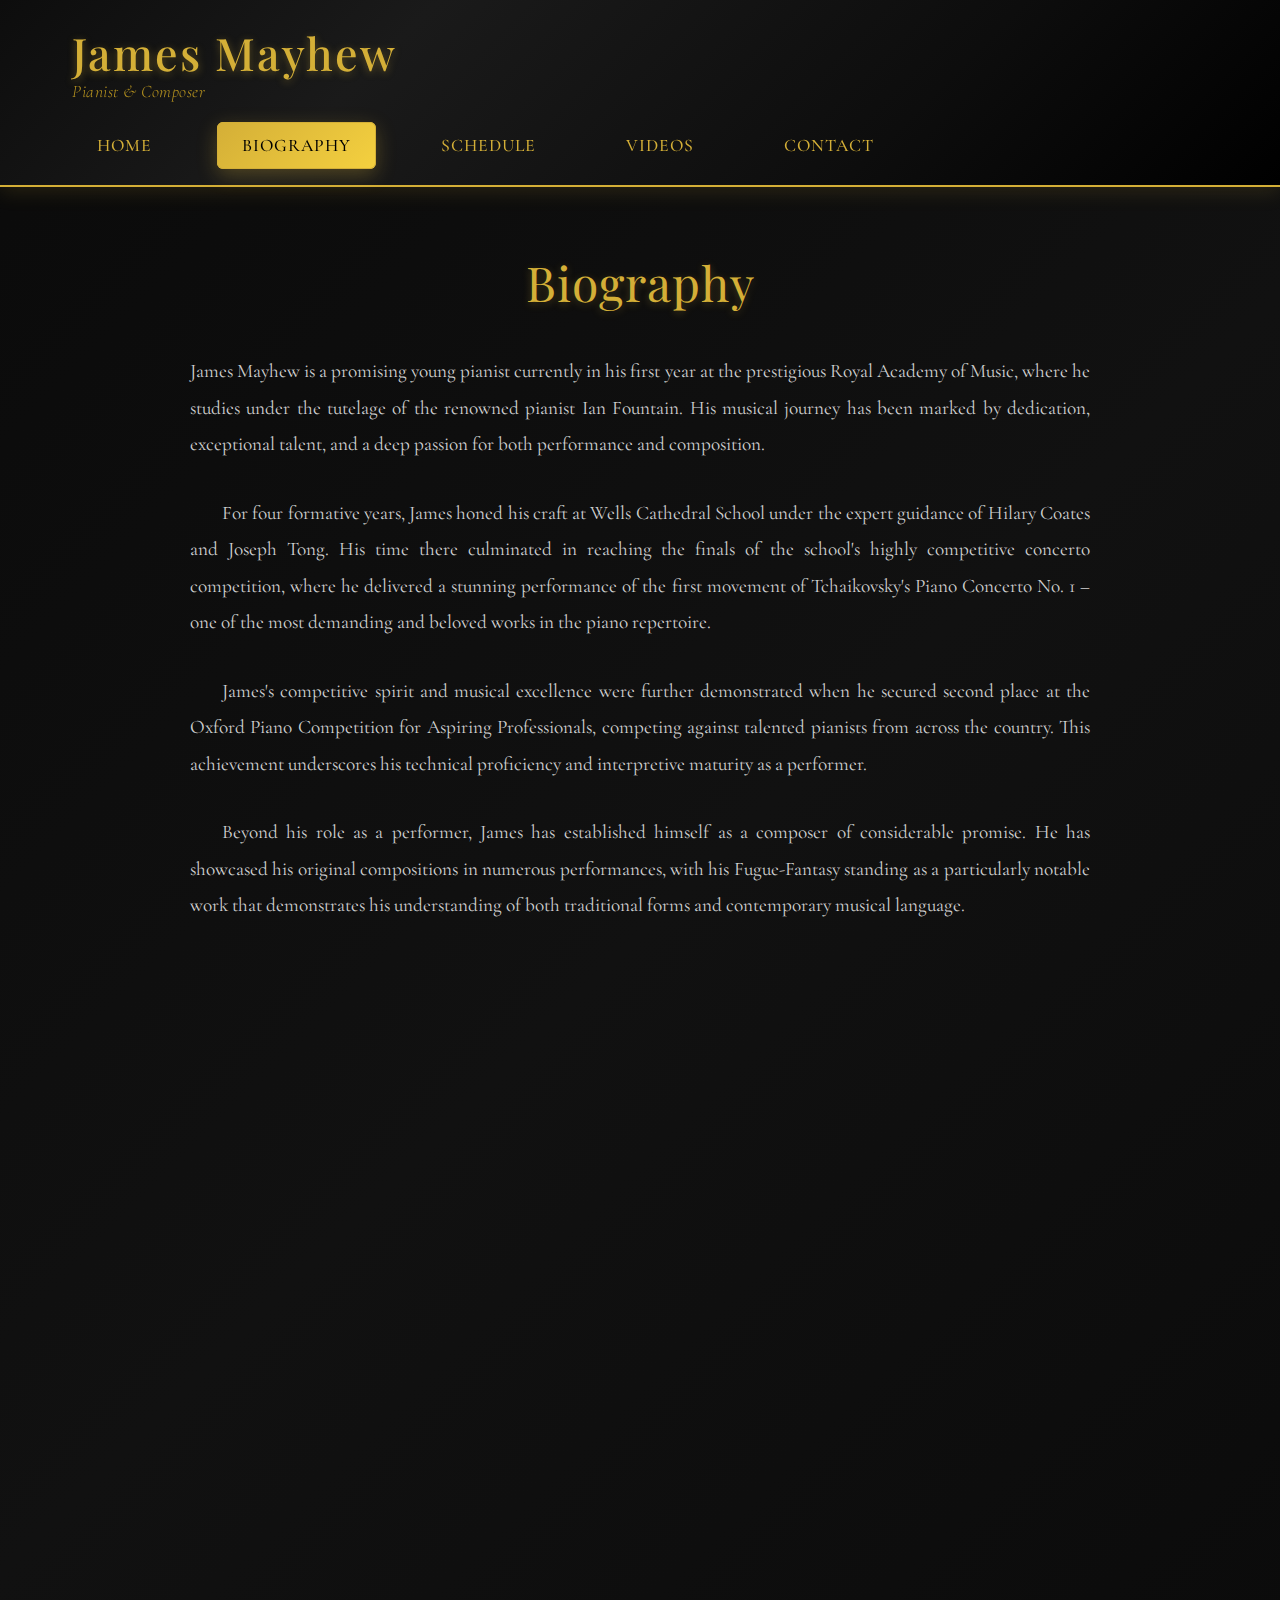
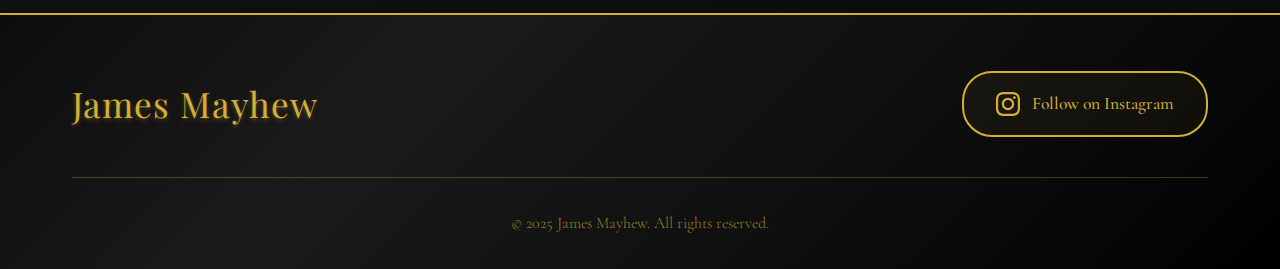
<file: biography.html>
<!-- ===== BIOGRAPHY.HTML ===== -->
<!DOCTYPE html>
<html lang="en">
  <head>
    <meta charset="UTF-8" />
    <meta name="viewport" content="width=device-width, initial-scale=1.0" />
    <title>Biography - James Mayhew</title>
    <link rel="stylesheet" href="styles.css" />
    <link
      href="https://fonts.googleapis.com/css2?family=Playfair+Display:wght@300;400;500;600&family=Cormorant+Garamond:wght@300;400;500&display=swap"
      rel="stylesheet"
    />
  </head>
  <body>
    <!-- Header -->
    <header class="header">
      <div class="container">
        <div class="header-content">
          <div class="logo">
            <h1>James Mayhew</h1>
            <p class="tagline">Pianist & Composer</p>
          </div>
          <nav class="nav">
            <ul>
              <li><a href="index.html" class="nav-link">Home</a></li>
              <li>
                <a href="biography.html" class="nav-link active">Biography</a>
              </li>
              <li><a href="schedule.html" class="nav-link">Schedule</a></li>
              <li><a href="videos.html" class="nav-link">Videos</a></li>
              <li><a href="contact.html" class="nav-link">Contact</a></li>
            </ul>
          </nav>
        </div>
      </div>
    </header>

    <!-- Main Content -->
    <main class="main-content">
      <div class="container">
        <section class="section">
          <h2 class="section-title">Biography</h2>
          <div class="bio-content">
            <div class="bio-text">
              <p>
                James Mayhew is a promising young pianist currently in his first
                year at the prestigious Royal Academy of Music, where he studies
                under the tutelage of the renowned pianist Ian Fountain. His
                musical journey has been marked by dedication, exceptional
                talent, and a deep passion for both performance and composition.
              </p>

              <p>
                For four formative years, James honed his craft at Wells
                Cathedral School under the expert guidance of Hilary Coates and
                Joseph Tong. His time there culminated in reaching the finals of
                the school's highly competitive concerto competition, where he
                delivered a stunning performance of the first movement of
                Tchaikovsky's Piano Concerto No. 1 – one of the most demanding
                and beloved works in the piano repertoire.
              </p>

              <p>
                James's competitive spirit and musical excellence were further
                demonstrated when he secured second place at the Oxford Piano
                Competition for Aspiring Professionals, competing against
                talented pianists from across the country. This achievement
                underscores his technical proficiency and interpretive maturity
                as a performer.
              </p>

              <p>
                Beyond his role as a performer, James has established himself as
                a composer of considerable promise. He has showcased his
                original compositions in numerous performances, with his
                Fugue-Fantasy standing as a particularly notable work that
                demonstrates his understanding of both traditional forms and
                contemporary musical language.
              </p>

              <p>
                What sets James apart is his adventurous approach to repertoire.
                He actively seeks out and explores lesser-known works,
                particularly those by composers such as Charles-Valentin Alkan
                and Samuil Feinberg – composers renowned for creating music of
                extraordinary technical and interpretive difficulty. This
                dedication to expanding the boundaries of standard repertoire
                speaks to his commitment to musical exploration and his fearless
                approach to challenging material.
              </p>

              <p>
                Collaboration lies at the heart of James's musical philosophy.
                He actively seeks opportunities to work with other musicians,
                understanding that the exchange of ideas and the sharing of
                musical experiences enriches both his own artistry and that of
                his collaborators. This collaborative spirit has led to numerous
                chamber music performances and continues to be a driving force
                in his musical development.
              </p>

              <p>
                As James continues his studies at the Royal Academy of Music,
                audiences can look forward to witnessing the continued evolution
                of an artist who combines technical excellence with genuine
                musical curiosity, promising performances that are both
                technically accomplished and deeply moving.
              </p>
            </div>
          </div>
        </section>
      </div>
    </main>

    <!-- Footer -->
    <footer class="footer">
      <div class="container">
        <div class="footer-content">
          <div class="footer-logo">
            <h3>James Mayhew</h3>
          </div>
          <div class="social">
            <a
              href="https://www.instagram.com/your-instagram-handle"
              target="_blank"
              rel="noopener noreferrer"
              class="instagram-btn"
            >
              <svg
                width="24"
                height="24"
                viewBox="0 0 24 24"
                fill="currentColor"
              >
                <path
                  d="M12 2.163c3.204 0 3.584.012 4.85.07 3.252.148 4.771 1.691 4.919 4.919.058 1.265.069 1.645.069 4.849 0 3.205-.012 3.584-.069 4.849-.149 3.225-1.664 4.771-4.919 4.919-1.266.058-1.644.07-4.85.07-3.204 0-3.584-.012-4.849-.07-3.26-.149-4.771-1.699-4.919-4.92-.058-1.265-.07-1.644-.07-4.849 0-3.204.013-3.583.07-4.849.149-3.227 1.664-4.771 4.919-4.919 1.266-.057 1.645-.069 4.849-.069zm0-2.163c-3.259 0-3.667.014-4.947.072-4.358.2-6.78 2.618-6.98 6.98-.059 1.281-.073 1.689-.073 4.948 0 3.259.014 3.668.072 4.948.2 4.358 2.618 6.78 6.98 6.98 1.281.058 1.689.072 4.948.072 3.259 0 3.668-.014 4.948-.072 4.354-.2 6.782-2.618 6.979-6.98.059-1.28.073-1.689.073-4.948 0-3.259-.014-3.667-.072-4.947-.196-4.354-2.617-6.78-6.979-6.98-1.281-.059-1.69-.073-4.949-.073zm0 5.838c-3.403 0-6.162 2.759-6.162 6.162s2.759 6.163 6.162 6.163 6.162-2.759 6.162-6.163c0-3.403-2.759-6.162-6.162-6.162zm0 10.162c-2.209 0-4-1.79-4-4 0-2.209 1.791-4 4-4s4 1.791 4 4c0 2.21-1.791 4-4 4zm6.406-11.845c-.796 0-1.441.645-1.441 1.44s.645 1.44 1.441 1.44c.795 0 1.439-.645 1.439-1.44s-.644-1.44-1.439-1.44z"
                />
              </svg>
              <span>Follow on Instagram</span>
            </a>
          </div>
        </div>
        <div class="footer-bottom">
          <p>&copy; 2025 James Mayhew. All rights reserved.</p>
        </div>
      </div>
    </footer>

    <script src="script.js"></script>
  </body>
</html>
</file>
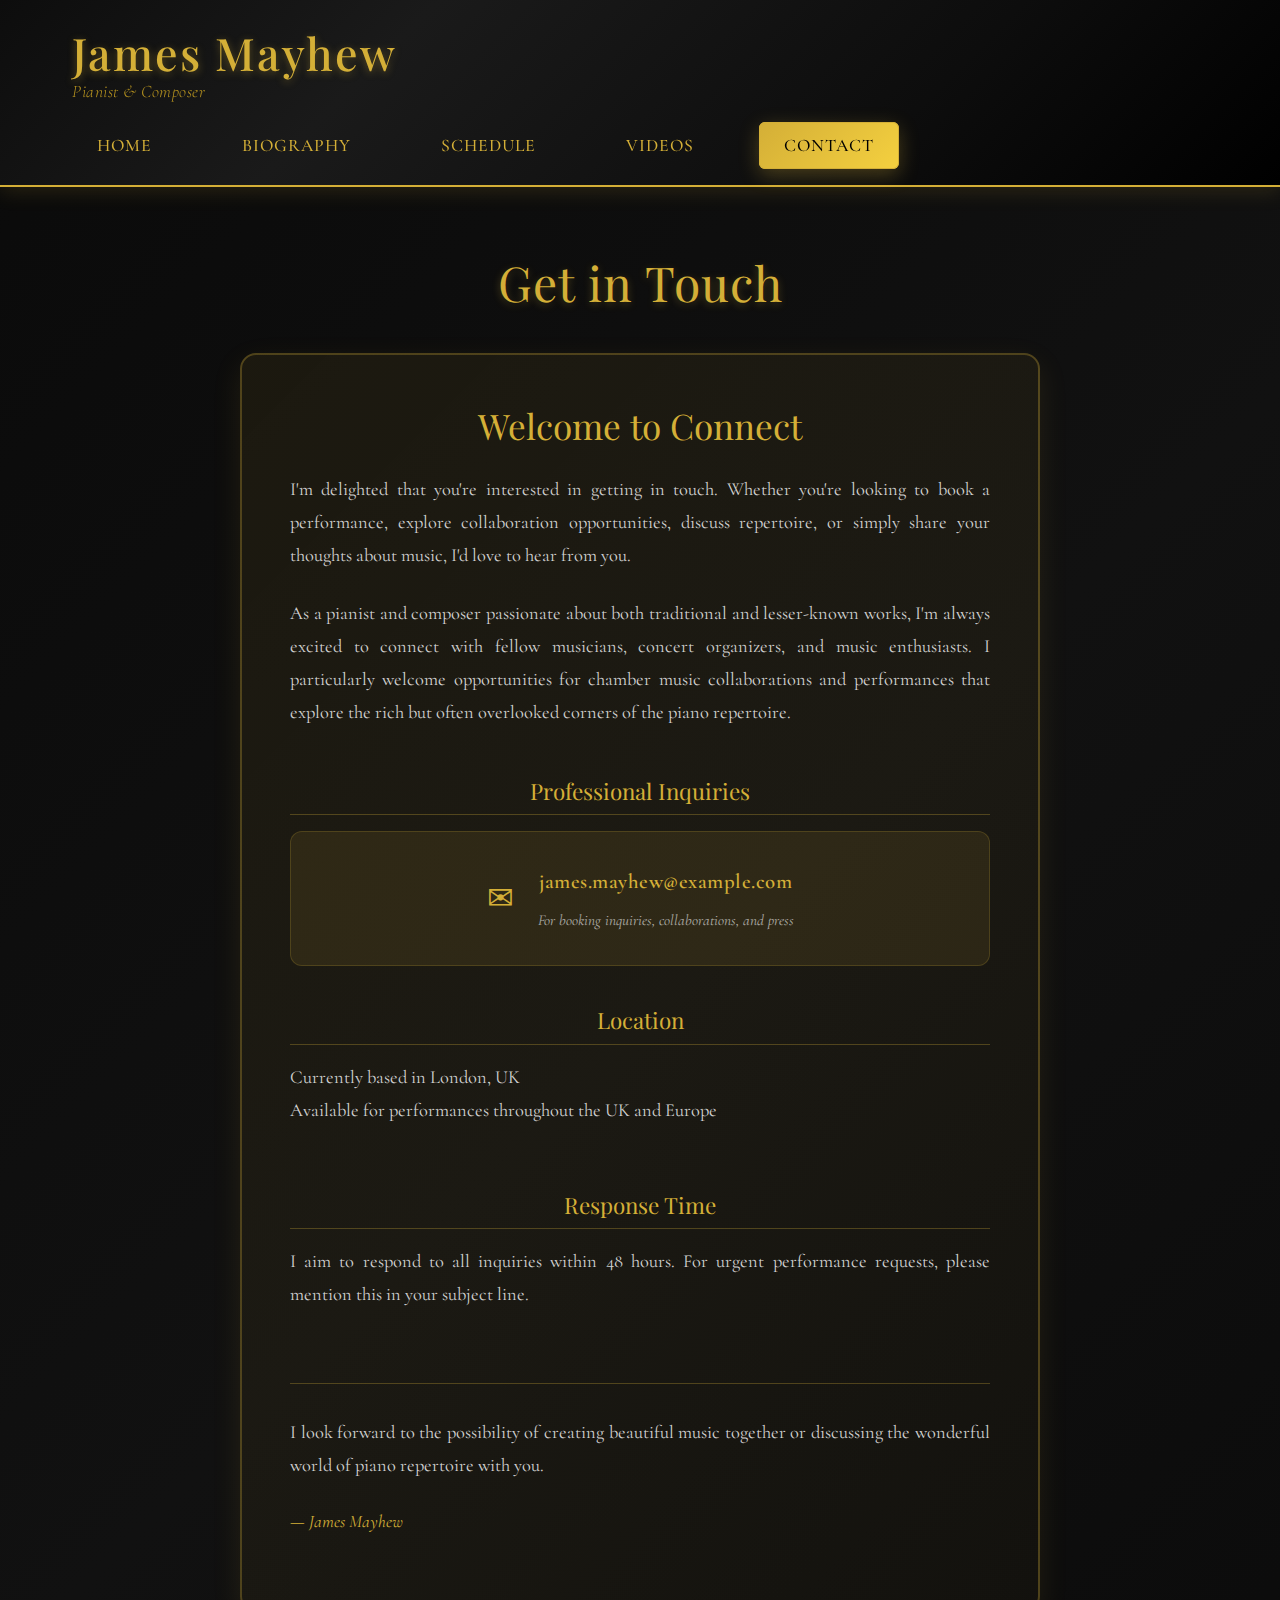
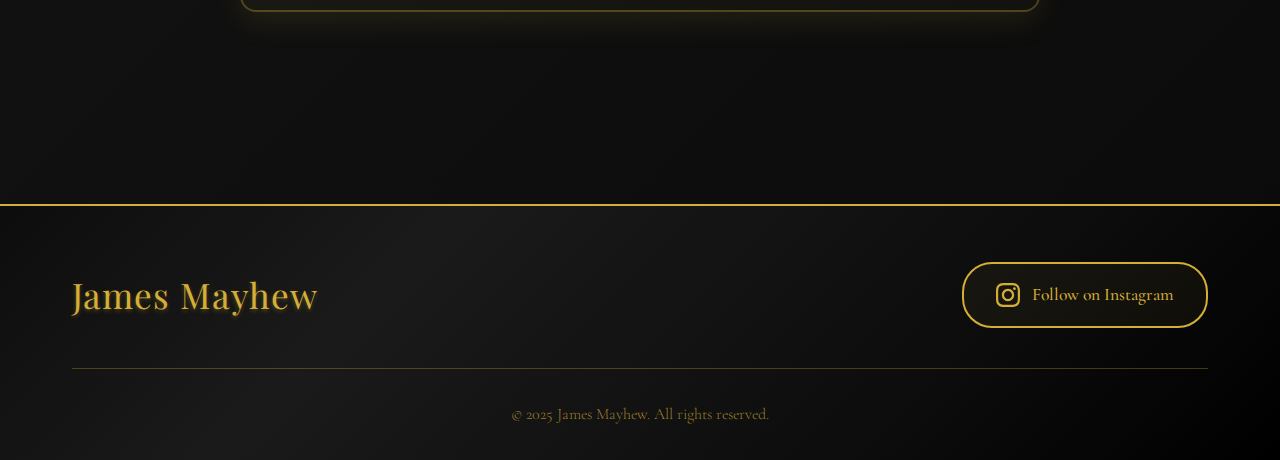
<file: contact.html>
<!-- ===== CONTACT.HTML ===== -->
<!DOCTYPE html>
<html lang="en">
  <head>
    <meta charset="UTF-8" />
    <meta name="viewport" content="width=device-width, initial-scale=1.0" />
    <title>Contact - James Mayhew</title>
    <link rel="stylesheet" href="styles.css" />
    <link
      href="https://fonts.googleapis.com/css2?family=Playfair+Display:wght@300;400;500;600&family=Cormorant+Garamond:wght@300;400;500&display=swap"
      rel="stylesheet"
    />
  </head>
  <body>
    <!-- Header -->
    <header class="header">
      <div class="container">
        <div class="header-content">
          <div class="logo">
            <h1>James Mayhew</h1>
            <p class="tagline">Pianist & Composer</p>
          </div>
          <nav class="nav">
            <ul>
              <li><a href="index.html" class="nav-link">Home</a></li>
              <li><a href="biography.html" class="nav-link">Biography</a></li>
              <li><a href="schedule.html" class="nav-link">Schedule</a></li>
              <li><a href="videos.html" class="nav-link">Videos</a></li>
              <li>
                <a href="contact.html" class="nav-link active">Contact</a>
              </li>
            </ul>
          </nav>
        </div>
      </div>
    </header>

    <!-- Main Content -->
    <main class="main-content">
      <div class="container">
        <section class="section">
          <h2 class="section-title">Get in Touch</h2>

          <div class="contact-welcome">
            <div class="welcome-card">
              <h3>Welcome to Connect</h3>
              <p>
                I'm delighted that you're interested in getting in touch.
                Whether you're looking to book a performance, explore
                collaboration opportunities, discuss repertoire, or simply share
                your thoughts about music, I'd love to hear from you.
              </p>

              <p>
                As a pianist and composer passionate about both traditional and
                lesser-known works, I'm always excited to connect with fellow
                musicians, concert organizers, and music enthusiasts. I
                particularly welcome opportunities for chamber music
                collaborations and performances that explore the rich but often
                overlooked corners of the piano repertoire.
              </p>

              <div class="contact-info">
                <div class="email-section">
                  <h4>Professional Inquiries</h4>
                  <div class="email-display">
                    <div class="email-icon">✉</div>
                    <div class="email-details">
                      <span class="email-address"
                        >james.mayhew@example.com</span
                      >
                      <span class="email-note"
                        >For booking inquiries, collaborations, and press</span
                      >
                    </div>
                  </div>
                </div>

                <div class="location-info">
                  <h4>Location</h4>
                  <p>
                    Currently based in London, UK<br />
                    Available for performances throughout the UK and Europe
                  </p>
                </div>

                <div class="response-info">
                  <h4>Response Time</h4>
                  <p>
                    I aim to respond to all inquiries within 48 hours. For
                    urgent performance requests, please mention this in your
                    subject line.
                  </p>
                </div>
              </div>

              <div class="contact-note">
                <p>
                  I look forward to the possibility of creating beautiful music
                  together or discussing the wonderful world of piano repertoire
                  with you.
                </p>
                <p><em>— James Mayhew</em></p>
              </div>
            </div>
          </div>
        </section>
      </div>
    </main>

    <!-- Footer -->
    <footer class="footer">
      <div class="container">
        <div class="footer-content">
          <div class="footer-logo">
            <h3>James Mayhew</h3>
          </div>
          <div class="social">
            <a
              href="https://www.instagram.com/mayhew_music"
              target="_blank"
              rel="noopener noreferrer"
              class="instagram-btn"
            >
              <svg
                width="24"
                height="24"
                viewBox="0 0 24 24"
                fill="currentColor"
              >
                <path
                  d="M12 2.163c3.204 0 3.584.012 4.85.07 3.252.148 4.771 1.691 4.919 4.919.058 1.265.069 1.645.069 4.849 0 3.205-.012 3.584-.069 4.849-.149 3.225-1.664 4.771-4.919 4.919-1.266.058-1.644.07-4.85.07-3.204 0-3.584-.012-4.849-.07-3.26-.149-4.771-1.699-4.919-4.92-.058-1.265-.07-1.644-.07-4.849 0-3.204.013-3.583.07-4.849.149-3.227 1.664-4.771 4.919-4.919 1.266-.057 1.645-.069 4.849-.069zm0-2.163c-3.259 0-3.667.014-4.947.072-4.358.2-6.78 2.618-6.98 6.98-.059 1.281-.073 1.689-.073 4.948 0 3.259.014 3.668.072 4.948.2 4.358 2.618 6.78 6.98 6.98 1.281.058 1.689.072 4.948.072 3.259 0 3.668-.014 4.948-.072 4.354-.2 6.782-2.618 6.979-6.98.059-1.28.073-1.689.073-4.948 0-3.259-.014-3.667-.072-4.947-.196-4.354-2.617-6.78-6.979-6.98-1.281-.059-1.69-.073-4.949-.073zm0 5.838c-3.403 0-6.162 2.759-6.162 6.162s2.759 6.163 6.162 6.163 6.162-2.759 6.162-6.163c0-3.403-2.759-6.162-6.162-6.162zm0 10.162c-2.209 0-4-1.79-4-4 0-2.209 1.791-4 4-4s4 1.791 4 4c0 2.21-1.791 4-4 4zm6.406-11.845c-.796 0-1.441.645-1.441 1.44s.645 1.44 1.441 1.44c.795 0 1.439-.645 1.439-1.40s-.644-1.44-1.439-1.44z"
                />
              </svg>
              <span>Follow on Instagram</span>
            </a>
          </div>
        </div>
        <div class="footer-bottom">
          <p>&copy; 2025 James Mayhew. All rights reserved.</p>
        </div>
      </div>
    </footer>

    <script src="script.js"></script>
  </body>
</html>
</file>
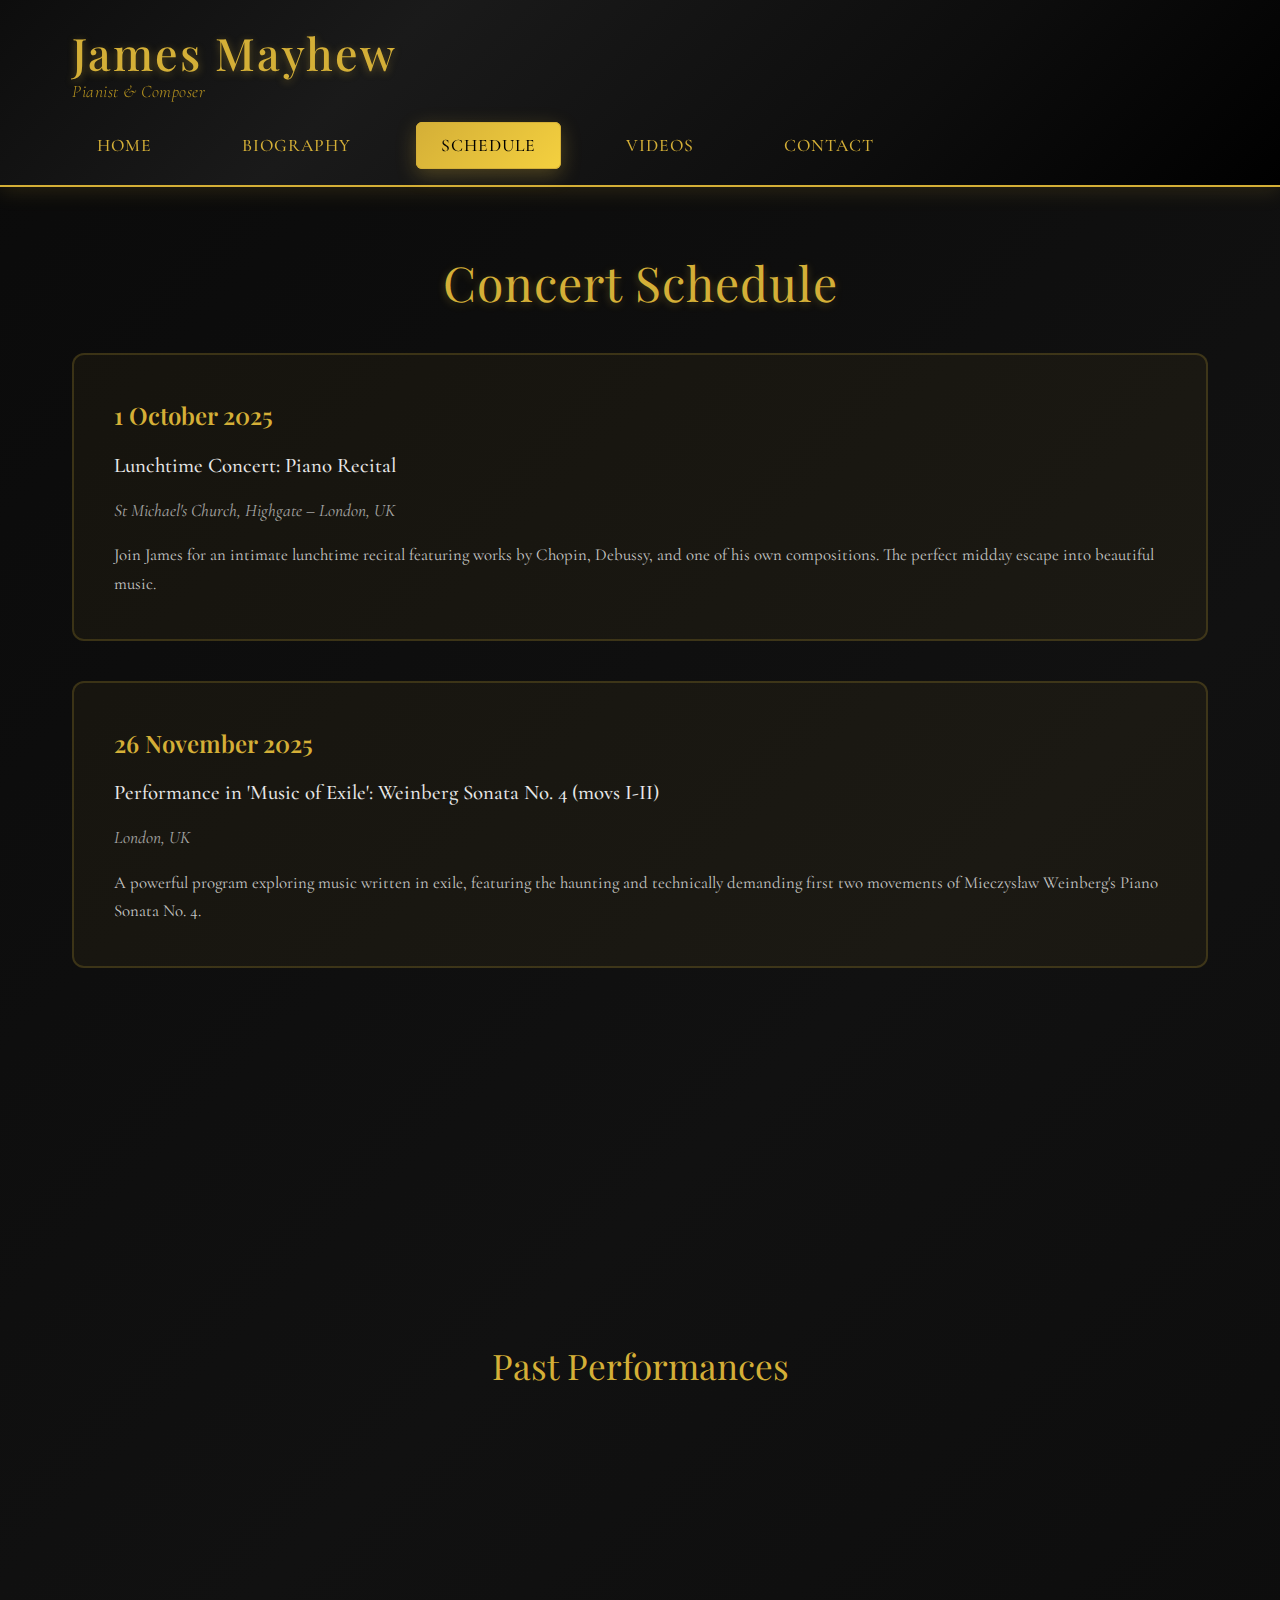
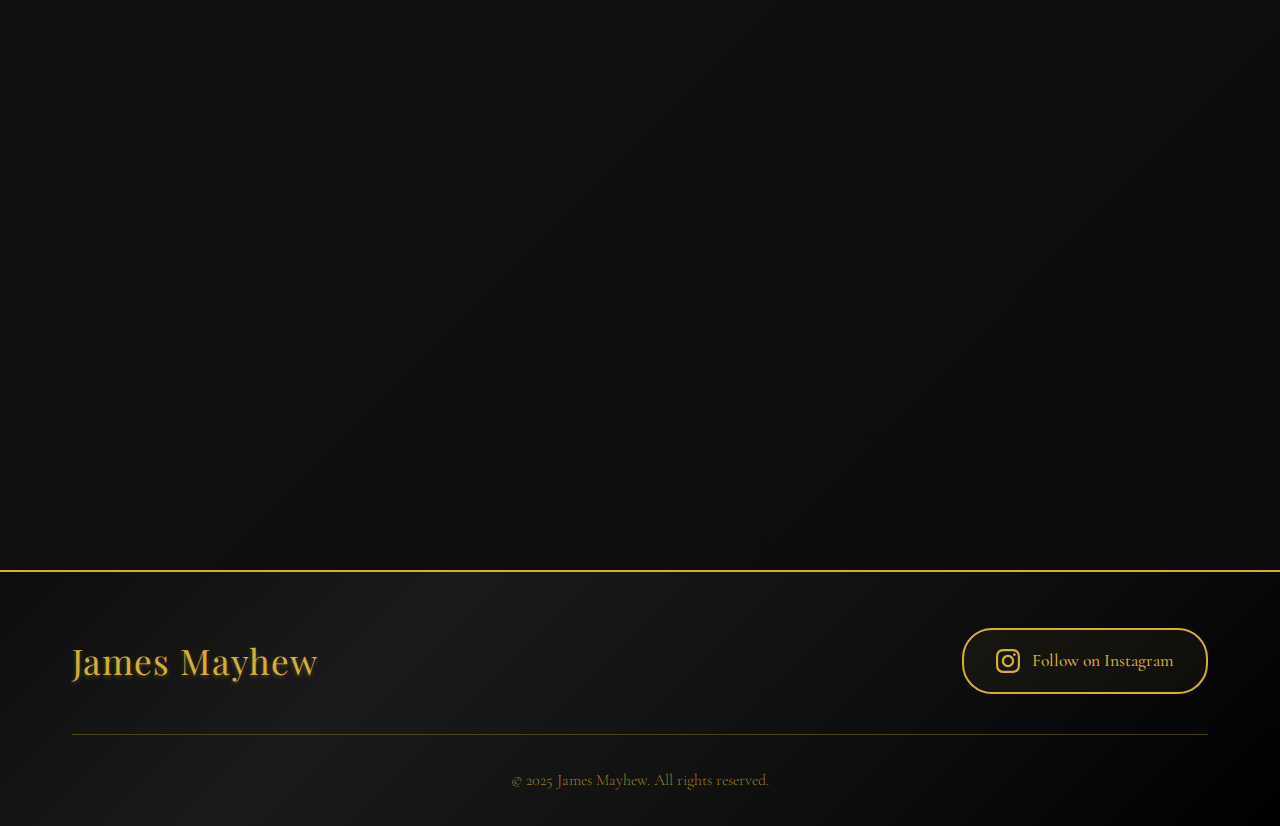
<file: schedule.html>
<!-- ===== SCHEDULE.HTML ===== -->
<!DOCTYPE html>
<html lang="en">
  <head>
    <meta charset="UTF-8" />
    <meta name="viewport" content="width=device-width, initial-scale=1.0" />
    <title>Schedule - James Mayhew</title>
    <link rel="stylesheet" href="styles.css" />
    <link
      href="https://fonts.googleapis.com/css2?family=Playfair+Display:wght@300;400;500;600&family=Cormorant+Garamond:wght@300;400;500&display=swap"
      rel="stylesheet"
    />
  </head>
  <body>
    <!-- Header -->
    <header class="header">
      <div class="container">
        <div class="header-content">
          <div class="logo">
            <h1>James Mayhew</h1>
            <p class="tagline">Pianist & Composer</p>
          </div>
          <nav class="nav">
            <ul>
              <li><a href="index.html" class="nav-link">Home</a></li>
              <li><a href="biography.html" class="nav-link">Biography</a></li>
              <li>
                <a href="schedule.html" class="nav-link active">Schedule</a>
              </li>
              <li><a href="videos.html" class="nav-link">Videos</a></li>
              <li><a href="contact.html" class="nav-link">Contact</a></li>
            </ul>
          </nav>
        </div>
      </div>
    </header>

    <!-- Main Content -->
    <main class="main-content">
      <div class="container">
        <section class="section">
          <h2 class="section-title">Concert Schedule</h2>
          <div class="concerts-grid">
            <div class="concert-item">
              <div class="concert-date">1 October 2025</div>
              <div class="concert-title">Lunchtime Concert: Piano Recital</div>
              <div class="concert-location">
                St Michael's Church, Highgate – London, UK
              </div>
              <p class="concert-description">
                Join James for an intimate lunchtime recital featuring works by
                Chopin, Debussy, and one of his own compositions. The perfect
                midday escape into beautiful music.
              </p>
            </div>
            <div class="concert-item">
              <div class="concert-date">26 November 2025</div>
              <div class="concert-title">
                Performance in 'Music of Exile': Weinberg Sonata No. 4 (movs
                I-II)
              </div>
              <div class="concert-location">London, UK</div>
              <p class="concert-description">
                A powerful program exploring music written in exile, featuring
                the haunting and technically demanding first two movements of
                Mieczysław Weinberg's Piano Sonata No. 4.
              </p>
            </div>
            <div class="concert-item">
              <div class="concert-date">8 January 2026</div>
              <div class="concert-title">
                Lunchtime Concert: Oboe and Piano Music with Harold Lee
              </div>
              <div class="concert-location">
                Holy Sepulchre Church, Holborn – London, UK
              </div>
              <p class="concert-description">
                A collaborative performance with oboist Harold Lee, showcasing
                the beautiful interplay between oboe and piano in works by
                Mozart, Schumann, and contemporary composers.
              </p>
            </div>
          </div>

          <h3 class="subsection-title">Past Performances</h3>
          <div class="concerts-grid">
            <div class="concert-item past-concert">
              <div class="concert-date">March 2025</div>
              <div class="concert-title">
                Wells Cathedral School Concerto Competition Final
              </div>
              <div class="concert-location">Wells, UK</div>
              <p class="concert-description">
                Finalist performance of Tchaikovsky Piano Concerto No. 1, first
                movement, with the school orchestra.
              </p>
            </div>
            <div class="concert-item past-concert">
              <div class="concert-date">February 2025</div>
              <div class="concert-title">
                Oxford Piano Competition for Aspiring Professionals
              </div>
              <div class="concert-location">Oxford, UK</div>
              <p class="concert-description">
                Second place winner, performing a challenging program including
                works by Alkan and original compositions.
              </p>
            </div>
          </div>
        </section>
      </div>
    </main>

    <!-- Footer -->
    <footer class="footer">
      <div class="container">
        <div class="footer-content">
          <div class="footer-logo">
            <h3>James Mayhew</h3>
          </div>
          <div class="social">
            <a
              href="https://www.instagram.com/mayhew_music"
              target="_blank"
              rel="noopener noreferrer"
              class="instagram-btn"
            >
              <svg
                width="24"
                height="24"
                viewBox="0 0 24 24"
                fill="currentColor"
              >
                <path
                  d="M12 2.163c3.204 0 3.584.012 4.85.07 3.252.148 4.771 1.691 4.919 4.919.058 1.265.069 1.645.069 4.849 0 3.205-.012 3.584-.069 4.849-.149 3.225-1.664 4.771-4.919 4.919-1.266.058-1.644.07-4.85.07-3.204 0-3.584-.012-4.849-.07-3.26-.149-4.771-1.699-4.919-4.92-.058-1.265-.07-1.644-.07-4.849 0-3.204.013-3.583.07-4.849.149-3.227 1.664-4.771 4.919-4.919 1.266-.057 1.645-.069 4.849-.069zm0-2.163c-3.259 0-3.667.014-4.947.072-4.358.2-6.78 2.618-6.98 6.98-.059 1.281-.073 1.689-.073 4.948 0 3.259.014 3.668.072 4.948.2 4.358 2.618 6.78 6.98 6.98 1.281.058 1.689.072 4.948.072 3.259 0 3.668-.014 4.948-.072 4.354-.2 6.782-2.618 6.979-6.98.059-1.28.073-1.689.073-4.948 0-3.259-.014-3.667-.072-4.947-.196-4.354-2.617-6.78-6.979-6.98-1.281-.059-1.69-.073-4.949-.073zm0 5.838c-3.403 0-6.162 2.759-6.162 6.162s2.759 6.163 6.162 6.163 6.162-2.759 6.162-6.163c0-3.403-2.759-6.162-6.162-6.162zm0 10.162c-2.209 0-4-1.79-4-4 0-2.209 1.791-4 4-4s4 1.791 4 4c0 2.21-1.791 4-4 4zm6.406-11.845c-.796 0-1.441.645-1.441 1.44s.645 1.44 1.441 1.44c.795 0 1.439-.645 1.439-1.44s-.644-1.44-1.439-1.44z"
                />
              </svg>
              <span>Follow on Instagram</span>
            </a>
          </div>
        </div>
        <div class="footer-bottom">
          <p>&copy; 2025 James Mayhew. All rights reserved.</p>
        </div>
      </div>
    </footer>

    <script src="script.js"></script>
  </body>
</html>
</file>
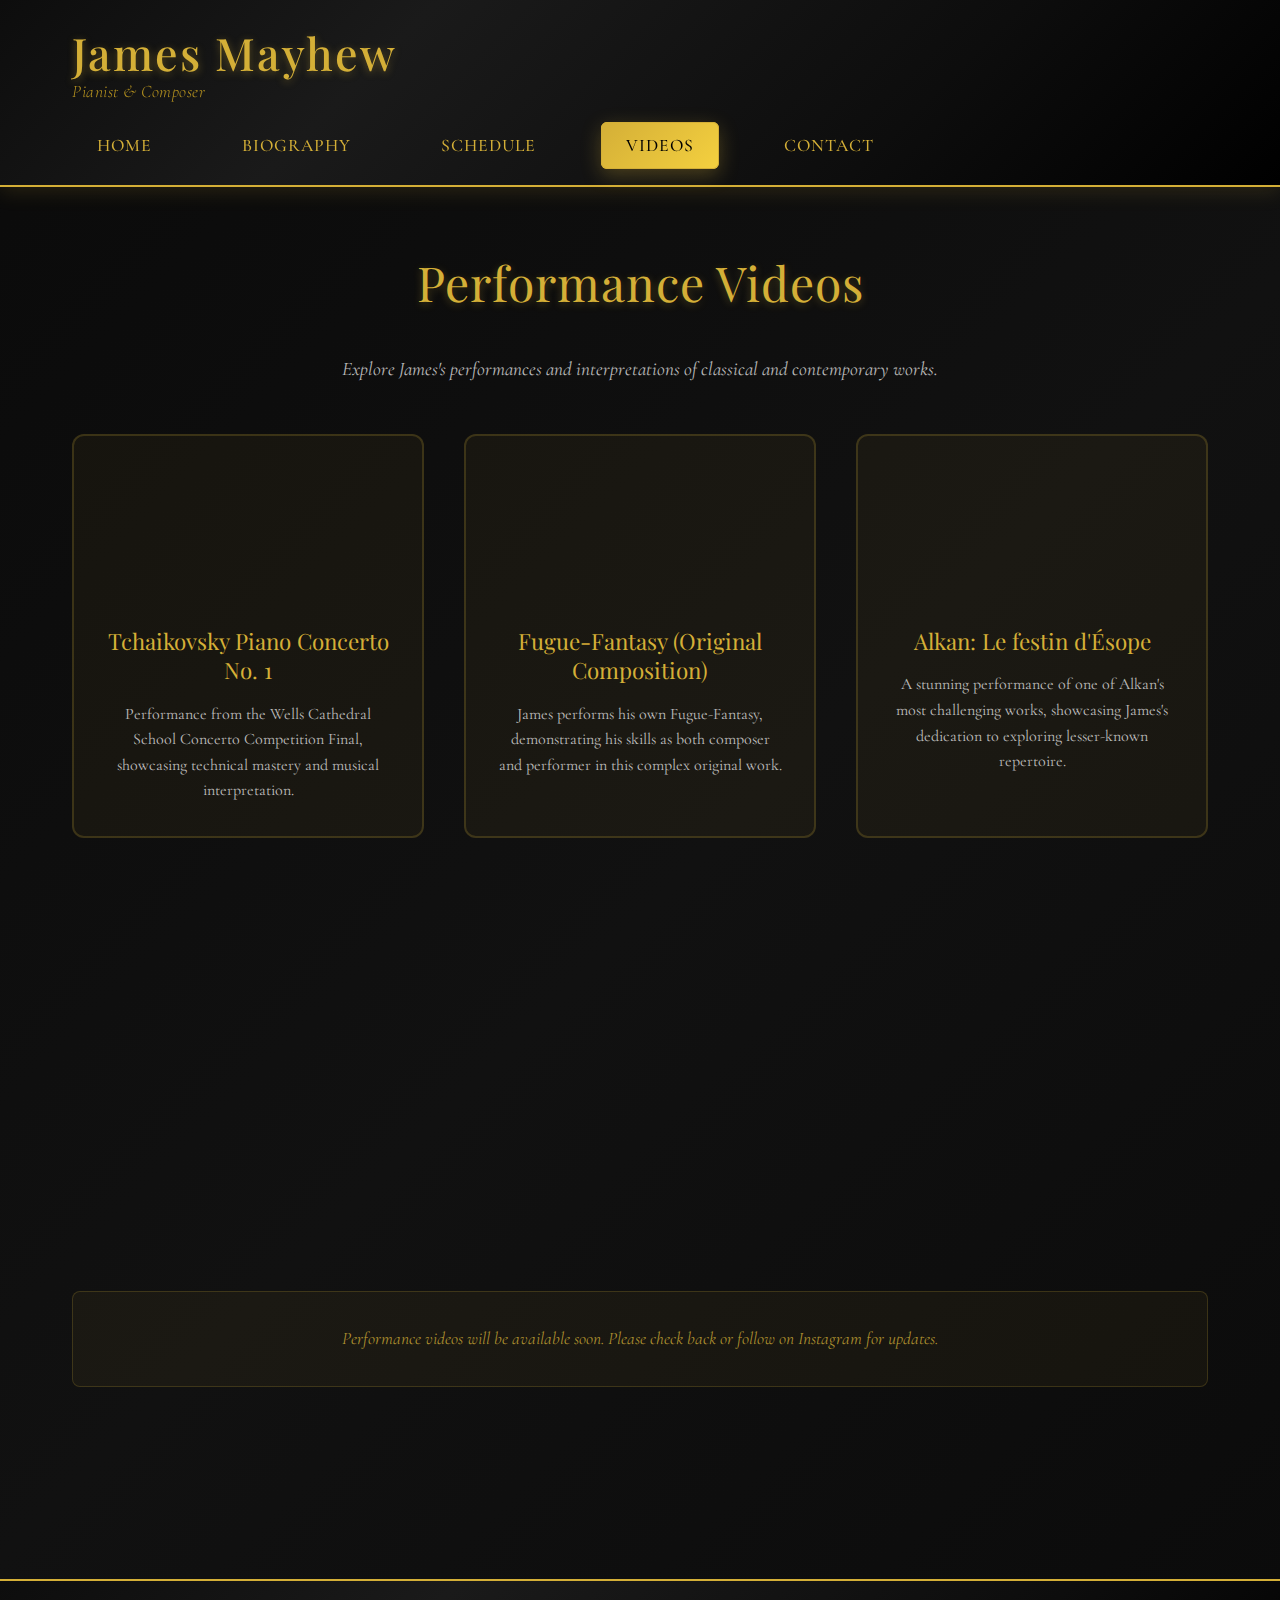
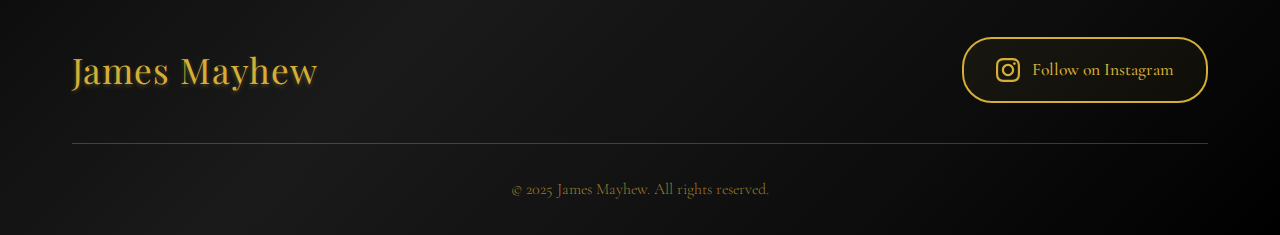
<file: videos.html>
<!-- ===== VIDEOS.HTML ===== -->
<!DOCTYPE html>
<html lang="en">
  <head>
    <meta charset="UTF-8" />
    <meta name="viewport" content="width=device-width, initial-scale=1.0" />
    <title>Videos - James Mayhew</title>
    <link rel="stylesheet" href="styles.css" />
    <link
      href="https://fonts.googleapis.com/css2?family=Playfair+Display:wght@300;400;500;600&family=Cormorant+Garamond:wght@300;400;500&display=swap"
      rel="stylesheet"
    />
  </head>
  <body>
    <!-- Header -->
    <header class="header">
      <div class="container">
        <div class="header-content">
          <div class="logo">
            <h1>James Mayhew</h1>
            <p class="tagline">Pianist & Composer</p>
          </div>
          <nav class="nav">
            <ul>
              <li><a href="index.html" class="nav-link">Home</a></li>
              <li><a href="biography.html" class="nav-link">Biography</a></li>
              <li><a href="schedule.html" class="nav-link">Schedule</a></li>
              <li><a href="videos.html" class="nav-link active">Videos</a></li>
              <li><a href="contact.html" class="nav-link">Contact</a></li>
            </ul>
          </nav>
        </div>
      </div>
    </header>

    <!-- Main Content -->
    <main class="main-content">
      <div class="container">
        <section class="section">
          <h2 class="section-title">Performance Videos</h2>
          <p class="section-subtitle">
            Explore James's performances and interpretations of classical and
            contemporary works.
          </p>

          <div class="video-grid">
            <div class="video-item">
              <div class="video-embed">
                <iframe
                  src="https://www.youtube-nocookie.com/embed/YOUR_VIDEO_ID_1?modestbranding=1&showinfo=0&rel=0&controls=1&disablekb=1&fs=0&cc_load_policy=0&iv_load_policy=3&autohide=1"
                  frameborder="0"
                  allowfullscreen
                >
                </iframe>
              </div>
              <h3>Tchaikovsky Piano Concerto No. 1</h3>
              <p>
                Performance from the Wells Cathedral School Concerto Competition
                Final, showcasing technical mastery and musical interpretation.
              </p>
            </div>

            <div class="video-item">
              <div class="video-embed">
                <iframe
                  src="https://www.youtube-nocookie.com/embed/YOUR_VIDEO_ID_2?modestbranding=1&showinfo=0&rel=0&controls=1&disablekb=1&fs=0&cc_load_policy=0&iv_load_policy=3&autohide=1"
                  frameborder="0"
                  allowfullscreen
                >
                </iframe>
              </div>
              <h3>Fugue-Fantasy (Original Composition)</h3>
              <p>
                James performs his own Fugue-Fantasy, demonstrating his skills
                as both composer and performer in this complex original work.
              </p>
            </div>

            <div class="video-item">
              <div class="video-embed">
                <iframe
                  src="https://www.youtube-nocookie.com/embed/YOUR_VIDEO_ID_3?modestbranding=1&showinfo=0&rel=0&controls=1&disablekb=1&fs=0&cc_load_policy=0&iv_load_policy=3&autohide=1"
                  frameborder="0"
                  allowfullscreen
                >
                </iframe>
              </div>
              <h3>Alkan: Le festin d'Ésope</h3>
              <p>
                A stunning performance of one of Alkan's most challenging works,
                showcasing James's dedication to exploring lesser-known
                repertoire.
              </p>
            </div>

            <div class="video-item">
              <div class="video-embed">
                <iframe
                  src="https://www.youtube-nocookie.com/embed/YOUR_VIDEO_ID_4?modestbranding=1&showinfo=0&rel=0&controls=1&disablekb=1&fs=0&cc_load_policy=0&iv_load_policy=3&autohide=1"
                  frameborder="0"
                  allowfullscreen
                >
                </iframe>
              </div>
              <h3>Chamber Collaboration</h3>
              <p>
                James in collaborative performance, demonstrating his love for
                working with other musicians in chamber music settings.
              </p>
            </div>

            <div class="video-item">
              <div class="video-embed">
                <iframe
                  src="https://www.youtube-nocookie.com/embed/YOUR_VIDEO_ID_5?modestbranding=1&showinfo=0&rel=0&controls=1&disablekb=1&fs=0&cc_load_policy=0&iv_load_policy=3&autohide=1"
                  frameborder="0"
                  allowfullscreen
                >
                </iframe>
              </div>
              <h3>Feinberg Piano Sonata</h3>
              <p>
                Exploring the extraordinary difficulty and musical depth of
                Samuil Feinberg's piano works.
              </p>
            </div>

            <div class="video-item">
              <div class="video-embed">
                <iframe
                  src="https://www.youtube-nocookie.com/embed/YOUR_VIDEO_ID_6?modestbranding=1&showinfo=0&rel=0&controls=1&disablekb=1&fs=0&cc_load_policy=0&iv_load_policy=3&autohide=1"
                  frameborder="0"
                  allowfullscreen
                >
                </iframe>
              </div>
              <h3>Royal Academy Master Class</h3>
              <p>
                Recent performance from a master class at the Royal Academy of
                Music, showing artistic growth and development.
              </p>
            </div>
          </div>

          <div class="coming-soon">
            <p>
              Performance videos will be available soon. Please check back or
              follow on Instagram for updates.
            </p>
          </div>
        </section>
      </div>
    </main>

    <!-- Footer -->
    <footer class="footer">
      <div class="container">
        <div class="footer-content">
          <div class="footer-logo">
            <h3>James Mayhew</h3>
          </div>
          <div class="social">
            <a
              href="https://www.instagram.com/mayhew_music"
              target="_blank"
              rel="noopener noreferrer"
              class="instagram-btn"
            >
              <svg
                width="24"
                height="24"
                viewBox="0 0 24 24"
                fill="currentColor"
              >
                <path
                  d="M12 2.163c3.204 0 3.584.012 4.85.07 3.252.148 4.771 1.691 4.919 4.919.058 1.265.069 1.645.069 4.849 0 3.205-.012 3.584-.069 4.849-.149 3.225-1.664 4.771-4.919 4.919-1.266.058-1.644.07-4.85.07-3.204 0-3.584-.012-4.849-.07-3.26-.149-4.771-1.699-4.919-4.92-.058-1.265-.07-1.644-.07-4.849 0-3.204.013-3.583.07-4.849.149-3.227 1.664-4.771 4.919-4.919 1.266-.057 1.645-.069 4.849-.069zm0-2.163c-3.259 0-3.667.014-4.947.072-4.358.2-6.78 2.618-6.98 6.98-.059 1.281-.073 1.689-.073 4.948 0 3.259.014 3.668.072 4.948.2 4.358 2.618 6.78 6.98 6.98 1.281.058 1.689.072 4.948.072 3.259 0 3.668-.014 4.948-.072 4.354-.2 6.782-2.618 6.979-6.98.059-1.28.073-1.689.073-4.948 0-3.259-.014-3.667-.072-4.947-.196-4.354-2.617-6.78-6.979-6.98-1.281-.059-1.69-.073-4.949-.073zm0 5.838c-3.403 0-6.162 2.759-6.162 6.162s2.759 6.163 6.162 6.163 6.162-2.759 6.162-6.163c0-3.403-2.759-6.162-6.162-6.162zm0 10.162c-2.209 0-4-1.79-4-4 0-2.209 1.791-4 4-4s4 1.791 4 4c0 2.21-1.791 4-4 4zm6.406-11.845c-.796 0-1.441.645-1.441 1.44s.645 1.44 1.441 1.44c.795 0 1.439-.645 1.439-1.44s-.644-1.44-1.439-1.44z"
                />
              </svg>
              <span>Follow on Instagram</span>
            </a>
          </div>
        </div>
        <div class="footer-bottom">
          <p>&copy; 2025 James Mayhew. All rights reserved.</p>
        </div>
      </div>
    </footer>

    <script src="script.js"></script>
  </body>
</html>
</file>
<file: styles.css>
/* ===== STYLES.CSS ===== */

/* Reset and base styles */
* {
  margin: 0;
  padding: 0;
  box-sizing: border-box;
}

html {
  scroll-behavior: smooth;
}

body {
  font-family: "Cormorant Garamond", "Georgia", serif;
  background: linear-gradient(135deg, #0a0a0a 0%, #111111 50%, #0a0a0a 100%);
  color: #e8e8e8;
  line-height: 1.7;
  overflow-x: hidden;
}

.container {
  max-width: 1200px;
  margin: 0 auto;
  padding: 0 2rem;
}

/* Typography */
h1,
h2,
h3,
h4,
h5,
h6 {
  font-family: "Playfair Display", "Georgia", serif;
  font-weight: 400;
  line-height: 1.3;
}

/* Header Styles */
.header {
  background: linear-gradient(
    135deg,
    #0d0d0d 0%,
    #1a1a1a 30%,
    #0d0d0d 70%,
    #000000 100%
  );
  padding: 1.5rem 0;
  position: sticky;
  top: 0;
  z-index: 1000;
  border-bottom: 2px solid #d4af37;
  box-shadow: 0 4px 20px rgba(212, 175, 55, 0.15);
}

.header-content {
  display: flex;
  justify-content: space-between;
  align-items: center;
  flex-wrap: wrap;
  gap: 1.5rem;
}

.logo h1 {
  font-size: 2.8rem;
  font-weight: 500;
  color: #d4af37;
  letter-spacing: 2px;
  text-shadow: 0 2px 8px rgba(212, 175, 55, 0.4);
  margin-bottom: -5px;
}

.tagline {
  font-size: 1.1rem;
  color: #b8941f;
  font-style: italic;
  font-weight: 300;
  letter-spacing: 0.5px;
}

.nav ul {
  list-style: none;
  display: flex;
  gap: 2.5rem;
}

.nav-link {
  color: #d4af37;
  text-decoration: none;
  font-size: 1.1rem;
  font-weight: 500;
  padding: 0.75rem 1.5rem;
  border-radius: 6px;
  transition: all 0.4s ease;
  position: relative;
  text-transform: uppercase;
  letter-spacing: 1px;
  border: 1px solid transparent;
}

.nav-link:hover,
.nav-link.active {
  color: #000;
  background: linear-gradient(135deg, #d4af37 0%, #f4d03f 100%);
  border-color: #d4af37;
  transform: translateY(-2px);
  box-shadow: 0 6px 20px rgba(212, 175, 55, 0.3);
}

/* Hero Section */
.hero {
  background: linear-gradient(135deg, #1a1a1a 0%, #0d0d0d 50%, #1a1a1a 100%);
  padding: 4rem 0;
  text-align: center;
  border-bottom: 1px solid rgba(212, 175, 55, 0.2);
}

.hero-content h2 {
  font-size: 3.5rem;
  font-weight: 300;
  color: #d4af37;
  margin-bottom: 2rem;
  text-shadow: 0 3px 10px rgba(212, 175, 55, 0.3);
}

.hero-image {
  margin: 2.5rem 0;
  position: relative;
  display: inline-block;
}

.hero-image img {
  max-width: 400px;
  width: 100%;
  border-radius: 12px;
  box-shadow: 0 10px 40px rgba(212, 175, 55, 0.25);
  border: 3px solid #d4af37;
  transition: transform 0.3s ease;
}

.hero-image img:hover {
  transform: scale(1.02);
}

.hero-text {
  max-width: 800px;
  margin: 0 auto;
}

.hero-text p {
  font-size: 1.3rem;
  line-height: 1.8;
  color: rgba(232, 232, 232, 0.9);
  margin-bottom: 1.5rem;
  text-align: justify;
}

/* Main Content */
.main-content {
  padding: 4rem 0;
  min-height: 60vh;
}

.section {
  margin-bottom: 4rem;
}

.section-title {
  font-size: 3rem;
  font-weight: 400;
  color: #d4af37;
  margin-bottom: 2.5rem;
  text-align: center;
  letter-spacing: 1px;
  text-shadow: 0 2px 8px rgba(212, 175, 55, 0.3);
}

.section-subtitle {
  text-align: center;
  font-size: 1.2rem;
  color: rgba(232, 232, 232, 0.8);
  margin-bottom: 3rem;
  font-style: italic;
}

.subsection-title {
  font-size: 2.2rem;
  color: #d4af37;
  margin: 3rem 0 2rem 0;
  text-align: center;
}

/* Concerts Grid */
.concerts-grid {
  display: grid;
  gap: 2.5rem;
  margin-top: 2rem;
}

.concert-item {
  background: rgba(212, 175, 55, 0.05);
  border: 2px solid rgba(212, 175, 55, 0.2);
  border-radius: 12px;
  padding: 2.5rem;
  transition: all 0.4s ease;
  position: relative;
  overflow: hidden;
}

.concert-item::before {
  content: "";
  position: absolute;
  top: 0;
  left: 0;
  width: 100%;
  height: 3px;
  background: linear-gradient(90deg, #d4af37, #f4d03f, #d4af37);
  transform: translateX(-100%);
  transition: transform 0.4s ease;
}

.concert-item:hover {
  border-color: #d4af37;
  background: rgba(212, 175, 55, 0.08);
  box-shadow: 0 8px 30px rgba(212, 175, 55, 0.15);
  transform: translateY(-3px);
}

.concert-item:hover::before {
  transform: translateX(0);
}

.concert-date {
  font-size: 1.5rem;
  font-weight: 600;
  color: #d4af37;
  margin-bottom: 0.75rem;
  font-family: "Playfair Display", serif;
}

.concert-title {
  font-size: 1.3rem;
  color: #e8e8e8;
  margin-bottom: 0.75rem;
  font-weight: 500;
}

.concert-location {
  color: rgba(232, 232, 232, 0.7);
  font-style: italic;
  margin-bottom: 1rem;
  font-size: 1.1rem;
}

.concert-description {
  color: rgba(232, 232, 232, 0.85);
  line-height: 1.7;
  font-size: 1.05rem;
}

.past-concert {
  opacity: 0.8;
  border-color: rgba(212, 175, 55, 0.15);
}

/* Biography Page */
.bio-content {
  max-width: 900px;
  margin: 0 auto;
}

.bio-text p {
  font-size: 1.2rem;
  line-height: 1.9;
  color: rgba(232, 232, 232, 0.9);
  margin-bottom: 2rem;
  text-align: justify;
  text-indent: 2rem;
}

.bio-text p:first-child {
  text-indent: 0;
}

/* Video Grid */
.video-grid {
  display: grid;
  grid-template-columns: repeat(auto-fit, minmax(350px, 1fr));
  gap: 2.5rem;
  margin-top: 2rem;
}

.video-item {
  background: rgba(212, 175, 55, 0.05);
  border: 2px solid rgba(212, 175, 55, 0.2);
  border-radius: 12px;
  padding: 2rem;
  text-align: center;
  transition: all 0.3s ease;
}

.video-item:hover {
  border-color: rgba(212, 175, 55, 0.4);
  box-shadow: 0 6px 25px rgba(212, 175, 55, 0.15);
  transform: translateY(-2px);
}

.video-placeholder {
  width: 100%;
  height: 200px;
  background: linear-gradient(
    135deg,
    rgba(212, 175, 55, 0.1),
    rgba(212, 175, 55, 0.05)
  );
  border: 2px dashed rgba(212, 175, 55, 0.3);
  display: flex;
  flex-direction: column;
  align-items: center;
  justify-content: center;
  color: rgba(212, 175, 55, 0.8);
  margin-bottom: 1.5rem;
  border-radius: 8px;
  position: relative;
  transition: all 0.3s ease;
}

.video-placeholder:hover {
  background: linear-gradient(
    135deg,
    rgba(212, 175, 55, 0.15),
    rgba(212, 175, 55, 0.08)
  );
  border-color: rgba(212, 175, 55, 0.5);
}

.video-icon {
  font-size: 3rem;
  color: #d4af37;
  margin-bottom: 1rem;
  opacity: 0.7;
}

.video-item h3 {
  font-size: 1.4rem;
  color: #d4af37;
  margin-bottom: 1rem;
}

.video-item p {
  color: rgba(232, 232, 232, 0.8);
  line-height: 1.6;
}

.coming-soon {
  text-align: center;
  margin-top: 4rem;
  padding: 2rem;
  background: rgba(212, 175, 55, 0.05);
  border-radius: 8px;
  border: 1px solid rgba(212, 175, 55, 0.2);
}

.coming-soon p {
  color: rgba(212, 175, 55, 0.8);
  font-style: italic;
  font-size: 1.1rem;
}

/* Contact Page */
.contact-welcome {
  max-width: 800px;
  margin: 0 auto;
}

.welcome-card {
  background: linear-gradient(
    135deg,
    rgba(212, 175, 55, 0.08),
    rgba(212, 175, 55, 0.03)
  );
  border: 2px solid rgba(212, 175, 55, 0.3);
  border-radius: 16px;
  padding: 3rem;
  box-shadow: 0 10px 30px rgba(212, 175, 55, 0.1);
}

.welcome-card h3 {
  font-size: 2.2rem;
  color: #d4af37;
  margin-bottom: 1.5rem;
  text-align: center;
}

.welcome-card p {
  font-size: 1.15rem;
  line-height: 1.8;
  color: rgba(232, 232, 232, 0.9);
  margin-bottom: 1.5rem;
  text-align: justify;
}

.contact-info {
  margin: 3rem 0;
  display: grid;
  gap: 2.5rem;
}

.contact-info h4 {
  font-size: 1.4rem;
  color: #d4af37;
  margin-bottom: 1rem;
  border-bottom: 1px solid rgba(212, 175, 55, 0.3);
  padding-bottom: 0.5rem;
}

.email-section {
  text-align: center;
}

.email-display {
  display: flex;
  align-items: center;
  justify-content: center;
  gap: 1.5rem;
  background: rgba(212, 175, 55, 0.1);
  padding: 2rem;
  border-radius: 12px;
  border: 1px solid rgba(212, 175, 55, 0.2);
}

.email-icon {
  font-size: 2rem;
  color: #d4af37;
}

.email-details {
  display: flex;
  flex-direction: column;
  gap: 0.5rem;
}

.email-address {
  font-size: 1.3rem;
  font-weight: 600;
  color: #d4af37;
  letter-spacing: 0.5px;
}

.email-note {
  font-size: 0.95rem;
  color: rgba(232, 232, 232, 0.7);
  font-style: italic;
}

.location-info,
.response-info {
  text-align: center;
}

.contact-note {
  margin-top: 2.5rem;
  padding-top: 2rem;
  border-top: 1px solid rgba(212, 175, 55, 0.3);
  text-align: center;
}

.contact-note p:last-child {
  margin-top: 1rem;
  color: #d4af37;
  font-size: 1.1rem;
}

/* Footer */
.footer {
  background: linear-gradient(
    135deg,
    #0d0d0d 0%,
    #1a1a1a 30%,
    #0d0d0d 70%,
    #000000 100%
  );
  padding: 3.5rem 0 2rem;
  border-top: 2px solid #d4af37;
  margin-top: 4rem;
}

.footer-content {
  display: flex;
  justify-content: space-between;
  align-items: center;
  margin-bottom: 2.5rem;
}

.footer-logo h3 {
  font-size: 2.2rem;
  font-weight: 400;
  color: #d4af37;
  letter-spacing: 1px;
  text-shadow: 0 2px 4px rgba(212, 175, 55, 0.3);
}

.instagram-btn {
  display: flex;
  align-items: center;
  gap: 0.75rem;
  color: #d4af37;
  text-decoration: none;
  padding: 1rem 2rem;
  border: 2px solid #d4af37;
  border-radius: 30px;
  transition: all 0.4s ease;
  font-weight: 500;
  background: rgba(212, 175, 55, 0.05);
  font-size: 1.1rem;
}

.instagram-btn:hover {
  color: #000;
  background: linear-gradient(135deg, #d4af37 0%, #f4d03f 100%);
  transform: translateY(-3px);
  box-shadow: 0 8px 25px rgba(212, 175, 55, 0.3);
}

.instagram-btn svg {
  width: 24px;
  height: 24px;
  transition: transform 0.3s ease;
}

.instagram-btn:hover svg {
  transform: rotate(5deg);
}

.footer-bottom {
  text-align: center;
  padding-top: 2rem;
  border-top: 1px solid rgba(212, 175, 55, 0.3);
}

.footer-bottom p {
  color: rgba(212, 175, 55, 0.7);
  font-size: 1rem;
  font-weight: 300;
}

/* Responsive Design */
@media (max-width: 768px) {
  .container {
    padding: 0 1rem;
  }

  .header {
    padding: 1rem 0;
  }

  .header-content {
    flex-direction: column;
    text-align: center;
    gap: 1rem;
  }

  .logo h1 {
    font-size: 2.2rem;
  }

  .nav ul {
    gap: 1.5rem;
    flex-wrap: wrap;
    justify-content: center;
  }

  .nav-link {
    font-size: 1rem;
    padding: 0.6rem 1.2rem;
  }

  .hero-content h2 {
    font-size: 2.8rem;
  }

  .hero-text p {
    font-size: 1.1rem;
    text-align: left;
  }

  .section-title {
    font-size: 2.4rem;
  }

  .footer-content {
    flex-direction: column;
    gap: 2rem;
    text-align: center;
  }

  .video-grid {
    grid-template-columns: 1fr;
  }

  .welcome-card {
    padding: 2rem;
  }

  .email-display {
    flex-direction: column;
    text-align: center;
  }
}

@media (max-width: 480px) {
  .logo h1 {
    font-size: 1.8rem;
  }

  .hero-content h2 {
    font-size: 2.2rem;
  }

  .nav ul {
    gap: 1rem;
  }

  .nav-link {
    font-size: 0.9rem;
    padding: 0.5rem 1rem;
  }

  .section-title {
    font-size: 2rem;
  }
}
</file>
